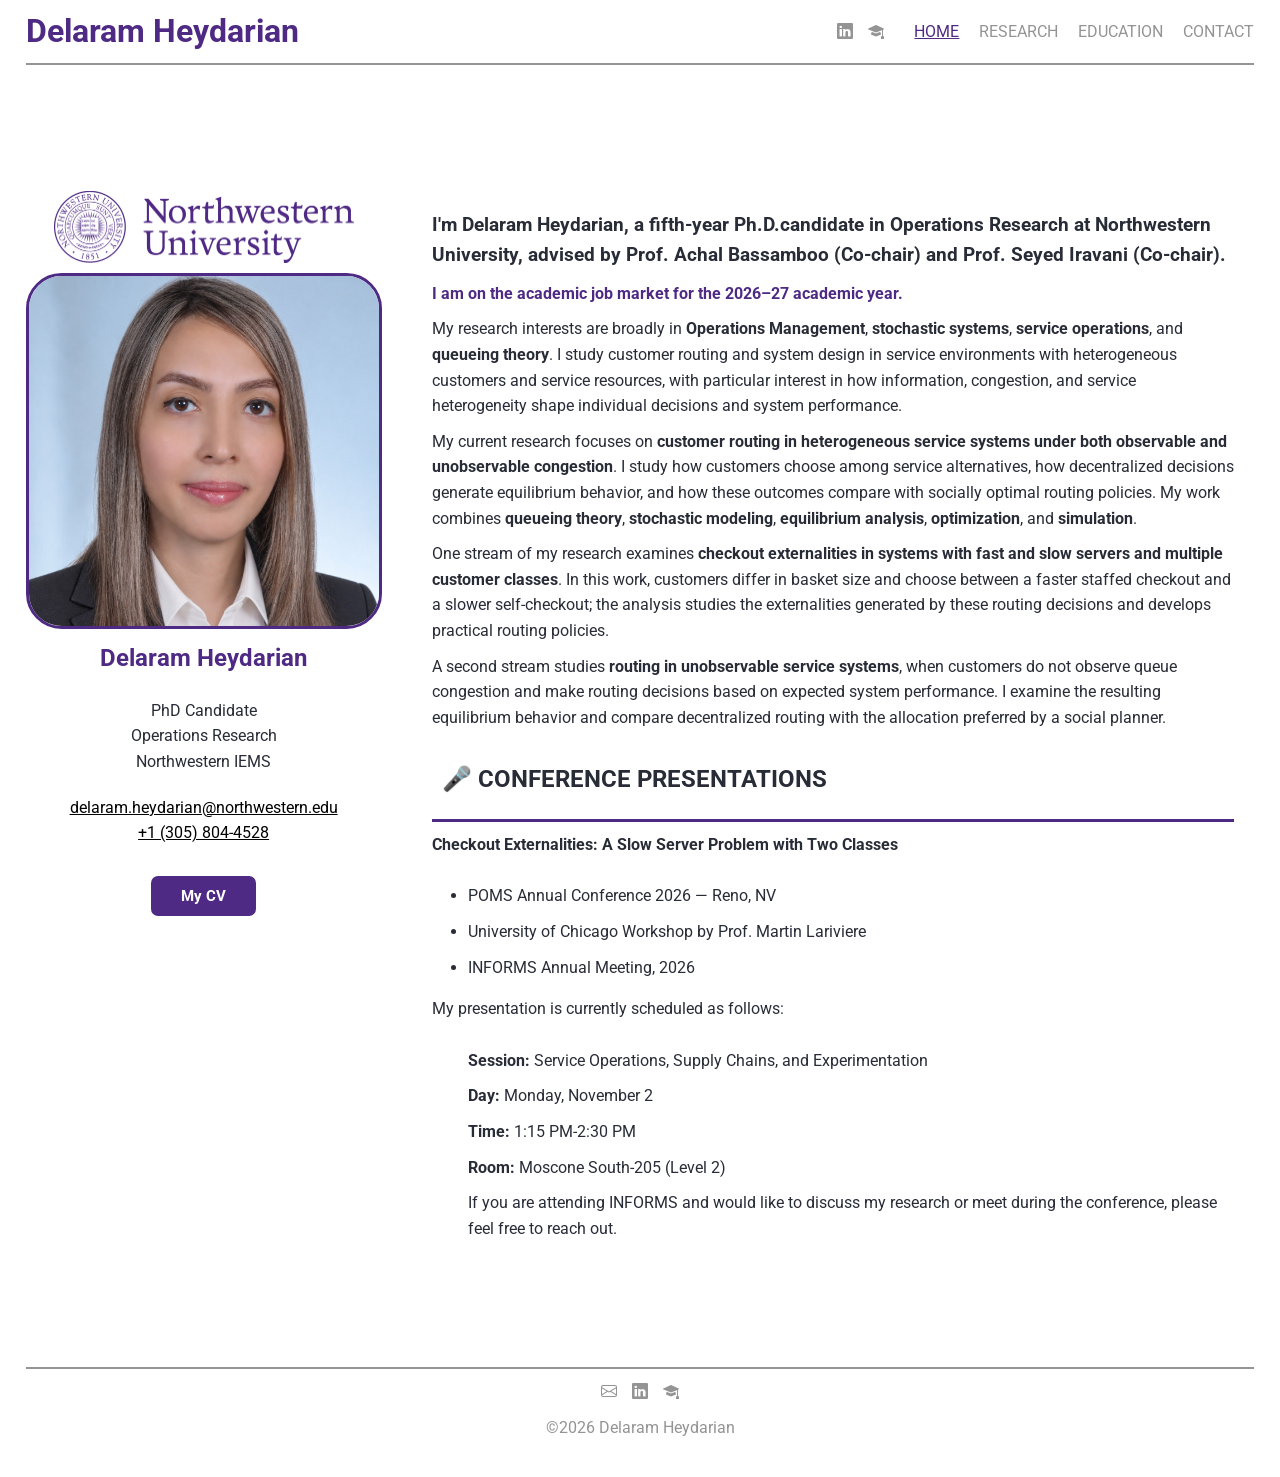
<file: index.html>
<!DOCTYPE html>
<html lang="en">

<head>
    <meta charset="UTF-8" />
    <meta name="viewport" content="width=device-width, initial-scale=1.0" />
    <title>Delaram Heydarian | Operations Research | Northwestern University</title>
    <link rel="stylesheet" href="https://cdn.jsdelivr.net/npm/bootstrap-icons@1.11.3/font/bootstrap-icons.css" />
    <link rel="stylesheet" href="./styles/styles.css" />
    <link rel="stylesheet" href="./styles/home.css" />
    <meta name="author" content="Delaram Heydarian" />
    <meta name="description"
        content="Official website of Delaram Heydarian, a Ph.D. candidate in Operations Research at Northwestern University." />
    <script type="application/ld+json">
        {
            "@context": "https://schema.org",
            "@type": "Person",
            "name": "Delaram Heydarian",
            "jobTitle": "Ph.D. Candidate",
            "description": "Ph.D. candidate in Operations Research at Northwestern University.",
            "sameAs": [
                "https://www.linkedin.com/in/delaram-heydarian-133184439/",
                "https://scholar.google.com/citations?user=qwn96hAAAAAJ&hl=en"
            ]
        }
    </script>
</head>

<body>
    <!-- HEADER-->
    <header>
        <a href="./index.html">
            <h1 class="logo">Delaram Heydarian</h1>
        </a>
        <!-- NAVBAR -->
        <nav>
            <!-- LINKS LIST -->
            <ul class="nav_links">
                <li>
                    <a href="https://www.linkedin.com/in/delaram-heydarian-133184439/" class="nav_link"
                        target="_blank"><i class="bi bi-linkedin"></i></a>
                </li>
                <li>
                    <a href="https://scholar.google.com/citations?user=qwn96hAAAAAJ&hl=en" class="nav_link"
                        target="_blank"><i class="bi bi-mortarboard-fill"></i></a>
                </li>
            </ul>
            <input type="checkbox" id="menu_toggle" />
            <label for="menu_toggle" class="menu_icon">&#9776;</label>
            <!-- PAGES LIST -->
            <ul class="nav_pages">
                <li>
                    <a href="./index.html" class="nav_page active">HOME</a>
                </li>
                <li>
                    <a href="./research.html" class="nav_page">RESEARCH</a>
                </li>
                <li><a href="./about.html" class="nav_link">EDUCATION</a></li>
                <li><a href="./contact.html" class="nav_page">CONTACT</a></li>
            </ul>
        </nav>
        <!-- NAVBAR END -->
    </header>
    <!-- HEADER END -->
    <!-- MAIN -->
    <main>
        <section class="intro">
            <div class="intro_profile_sec">
                <img class="uni_logo" src="./assets/northwestern-logo.png" alt="university logo">
                <img class="profile_img" src="./assets/profile_img.jpg" alt="Profile Picture" />
                <h2 style="color: #4E2A84;">Delaram Heydarian</h2>
                <p style="text-align: center;">PhD Candidate</br>
                    Operations Research</br>
                    Northwestern IEMS</p>
                <div class="contact_info_item" style="text-align: center;">
                    <a href="mailto:delaram.heydarian@northwestern.edu"
                        target="_blank">delaram.heydarian@northwestern.edu</a>
                    </br>
                    <a href="tel:+13058044528">+1 (305) 804-4528</a>
                </div>
                <div class="btn_section">
                    <a href="./assets/Delaram_Heydarian_CV.pdf" target="_blank" rel="noopener noreferrer"><button
                            class="btn_shape btn_primary"><b>My CV</b></button></a>
                </div>
            </div>
            <div class="intro_text">
                <h3 class="my_heading">I'm <b>Delaram Heydarian</b>, a fifth-year Ph.D.candidate in <b>Operations
                        Research</b> at <b>Northwestern University</b>, advised by <b>Prof. Achal Bassamboo
                        (Co-chair)</b> and
                    <b>Prof. Seyed Iravani (Co-chair)</b>.
                </h3>
                <h4 id="my_job_title"><b>I am on the academic job market for the 2026–27 academic year.</b></h4>
                <p>
                    My research interests are broadly in <b>Operations Management</b>, <b>stochastic systems</b>,
                    <b>service operations</b>, and <b>queueing theory</b>. I study customer routing and system design in
                    service environments with heterogeneous customers and service resources, with particular interest in
                    how information,
                    congestion, and service heterogeneity shape individual decisions and system performance.
                </p>
                <p>
                    My current research focuses on <b>customer routing in heterogeneous service systems under both
                        observable and unobservable congestion</b>. I study how customers choose among service
                    alternatives, how
                    decentralized decisions generate equilibrium behavior, and how these outcomes compare with socially
                    optimal routing policies. My work combines <b>queueing theory</b>, <b>stochastic modeling</b>,
                    <b>equilibrium analysis</b>, <b>optimization</b>, and <b>simulation</b>.
                </p>
                <p>
                    One stream of my research examines <b>checkout externalities in systems with fast and slow servers
                        and
                        multiple customer classes</b>. In this work, customers differ in basket size and choose between
                    a faster
                    staffed checkout and a slower self-checkout; the analysis studies the externalities generated by
                    these routing decisions and develops practical routing policies.
                </p>
                <p>
                    A second stream studies <b>routing in unobservable service systems</b>, when customers do not
                    observe queue
                    congestion and make routing decisions based on expected system performance. I examine the resulting
                    equilibrium behavior and compare decentralized routing with the allocation preferred by a social
                    planner.
                </p>
                <h2 id="title_text">🎤 CONFERENCE PRESENTATIONS</h2>
                <p><b>Checkout Externalities: A Slow Server Problem with Two Classes</b></p>
                <ul class="li_content">
                    <li>POMS Annual Conference 2026 — Reno, NV</li>
                    <li>University of Chicago Workshop by Prof. Martin Lariviere</li>
                    <li>INFORMS Annual Meeting, 2026</li>
                </ul>
                <p>My presentation is currently scheduled as follows:</p>
                <div class="li_content">
                    <span><b>Session:</b> Service Operations, Supply Chains, and Experimentation</span>
                    <span><b>Day:</b> Monday, November 2</span>
                    <span><b>Time:</b> 1:15 PM-2:30 PM</span>
                    <span><b>Room:</b> Moscone South-205 (Level 2)</span>
                    If you are attending INFORMS and would like to discuss my research or meet during the conference,
                    please feel free to reach out.

                </div>
        </section>
    </main>
    <!-- MAIN END-->
    <footer>
        <ul class="footer_links">
            <li>
                <a href="./contact.html" class="footer_link"><i class="bi bi-envelope"></i></a>
            </li>
            <li>
                <a href="https://www.linkedin.com/in/delaram-heydarian-133184439/" class="footer_link" target="_blank">
                    <i class="bi bi-linkedin"></i></a>
            </li>
            <li>
                <a href="https://scholar.google.com/citations?user=qwn96hAAAAAJ&hl=en" class="footer_link"
                    target="_blank"><i class="bi bi-mortarboard-fill"></i></a>
            </li>
        </ul>
        <section class="footer_text">
            <p>&copy;2026 Delaram Heydarian</p>
        </section>
    </footer>
</body>

</html>
</file>
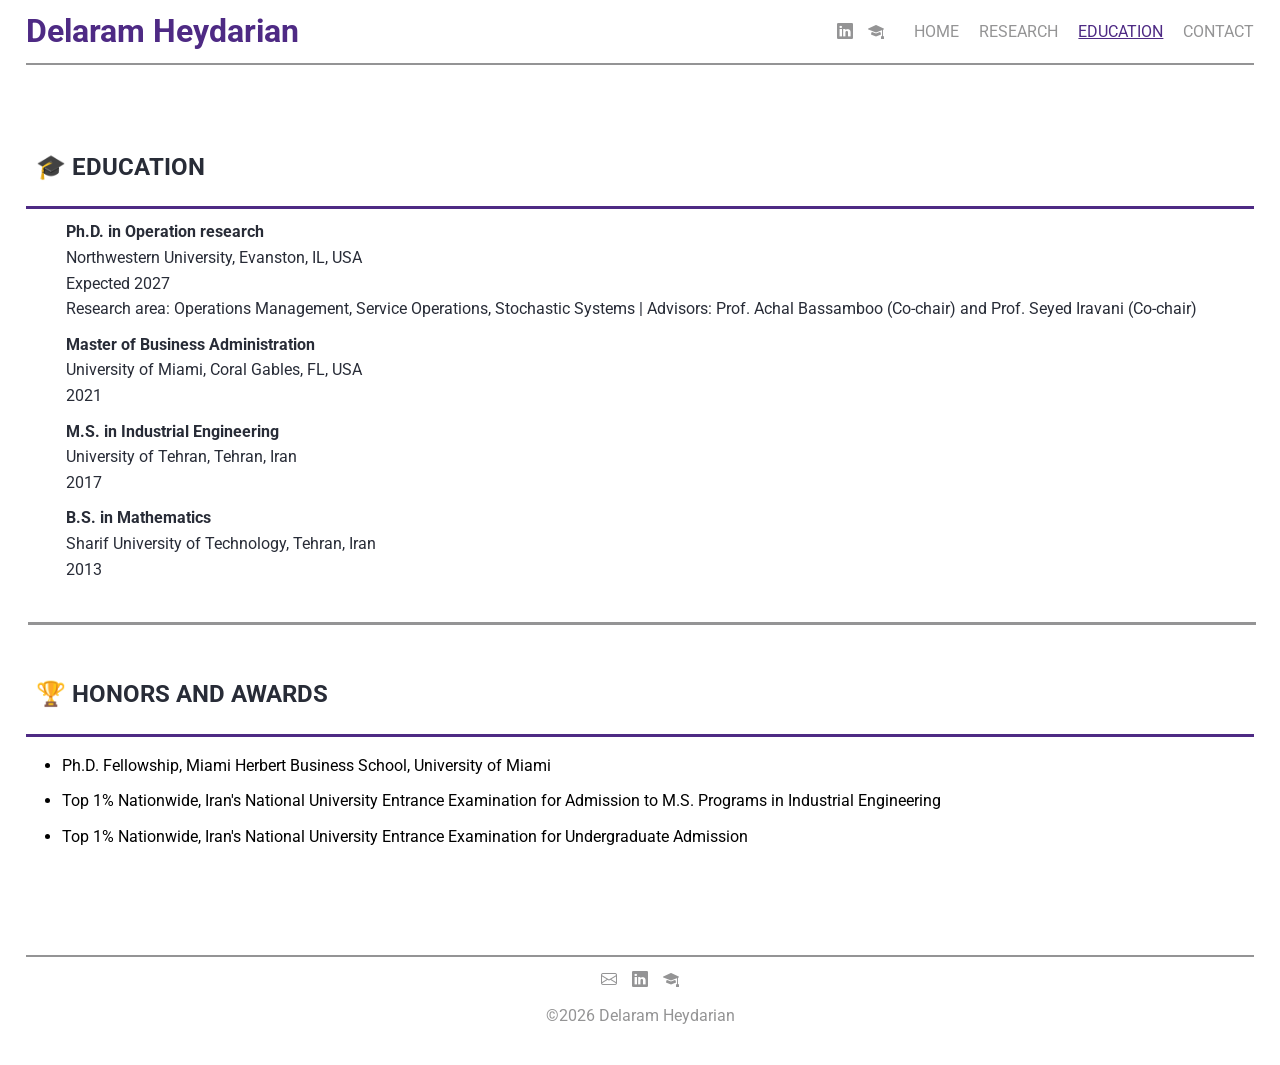
<file: about.html>
<!DOCTYPE html>
<html lang="en">

<head>
  <meta charset="UTF-8" />
  <meta name="viewport" content="width=device-width, initial-scale=1.0" />
  <title>Delaram Heydarian | Operations Research | Northwestern University</title>
  <link rel="stylesheet" href="https://cdn.jsdelivr.net/npm/bootstrap-icons@1.11.3/font/bootstrap-icons.css" />
  <link rel="stylesheet" href="./styles/styles.css" />
  <link rel="stylesheet" href="./styles/about.css" />
  <meta name="author" content="Delaram Heydarian" />
  <meta name="description"
    content="Learn about Delaram Heydarian, a Ph.D. candidate in Operations Research at Northwestern University." />
</head>

<body>
  <!-- HEADER-->
  <header>
    <a href="./index.html">
      <h1 class="logo">Delaram Heydarian</h1>
    </a>
    <!-- NAVBAR -->
    <nav>
      <!-- LINKS LIST -->
      <ul class="nav_links">
        <li>
          <a href="https://www.linkedin.com/in/delaram-heydarian-133184439/" class="nav_link" target="_blank"><i
              class="bi bi-linkedin"></i></a>
        </li>
        <li>
          <a href="https://scholar.google.com/citations?user=qwn96hAAAAAJ&hl=en" class="nav_link" target="_blank"><i
              class="bi bi-mortarboard-fill"></i></a>
        </li>
      </ul>
      <input type="checkbox" id="menu_toggle" />
      <label for="menu_toggle" class="menu_icon">&#9776;</label>
      <!-- PAGES LIST -->
      <ul class="nav_pages">
        <li>
          <a href="./index.html" class="nav_page">HOME</a>
        </li>
        <li>
          <a href="./research.html" class="nav_page">RESEARCH</a>
        </li>
        <li>
          <a href="./about.html" class="nav_link active">EDUCATION</a>
        </li>
        <li><a href="./contact.html" class="nav_page">CONTACT</a></li>
      </ul>
    </nav>
    <!-- NAVBAR END -->
  </header>
  <!-- HEADER END -->
  <!-- MAIN -->
  <main>
    <div class="about_main">
      <section>
        <h1 id="title_text">🎓 EDUCATION</h1>
        <p class="item_list"><b>Ph.D. in Operation research</b>
          </br>Northwestern University, Evanston, IL, USA
          </br>Expected 2027
          </br>Research area: Operations Management, Service Operations, Stochastic Systems | Advisors:
          Prof. Achal Bassamboo (Co-chair) and Prof. Seyed Iravani (Co-chair)
        </p>
        <p class="item_list"><b>Master of Business Administration</b>
          </br>University of Miami, Coral Gables, FL, USA
          </br>2021
        </p>
        <p class="item_list"><b>M.S. in Industrial Engineering</b>
          </br>University of Tehran, Tehran, Iran
          </br>2017
        </p>
        <p class="item_list"><b>B.S. in Mathematics</b>
          </br>Sharif University of Technology, Tehran, Iran
          </br>2013
        </p>
    </div>
    </section>
    <div class="line"></div>
    <section>
      <h1 id="title_text">🏆 HONORS AND AWARDS</h1>
      <ul class="awards_content">
        <li> Ph.D. Fellowship, Miami Herbert Business School, University of Miami</li>
        <li>Top 1% Nationwide, Iran's National University Entrance Examination for Admission to M.S. Programs in
          Industrial Engineering</li>
        <li> Top 1% Nationwide, Iran's National University Entrance Examination for Undergraduate Admission</li>
      </ul>
      </div>
    </section>
  </main>
  <!-- MAIN END-->
  <footer>
    <ul class="footer_links">
      <li>
        <a href="./contact.html" class="footer_link"><i class="bi bi-envelope"></i></a>
      </li>
      <li>
        <a href="https://www.linkedin.com/in/delaram-heydarian-133184439/" class="footer_link" target="_blank">
          <i class="bi bi-linkedin"></i></a>
      </li>
      <li>
        <a href="https://scholar.google.com/citations?user=qwn96hAAAAAJ&hl=en" class="footer_link" target="_blank"><i
            class="bi bi-mortarboard-fill"></i></a>
      </li>
    </ul>
    <section class="footer_text">
      <p>&copy;2026 Delaram Heydarian</p>
    </section>
  </footer>
</body>

</html>
</file>
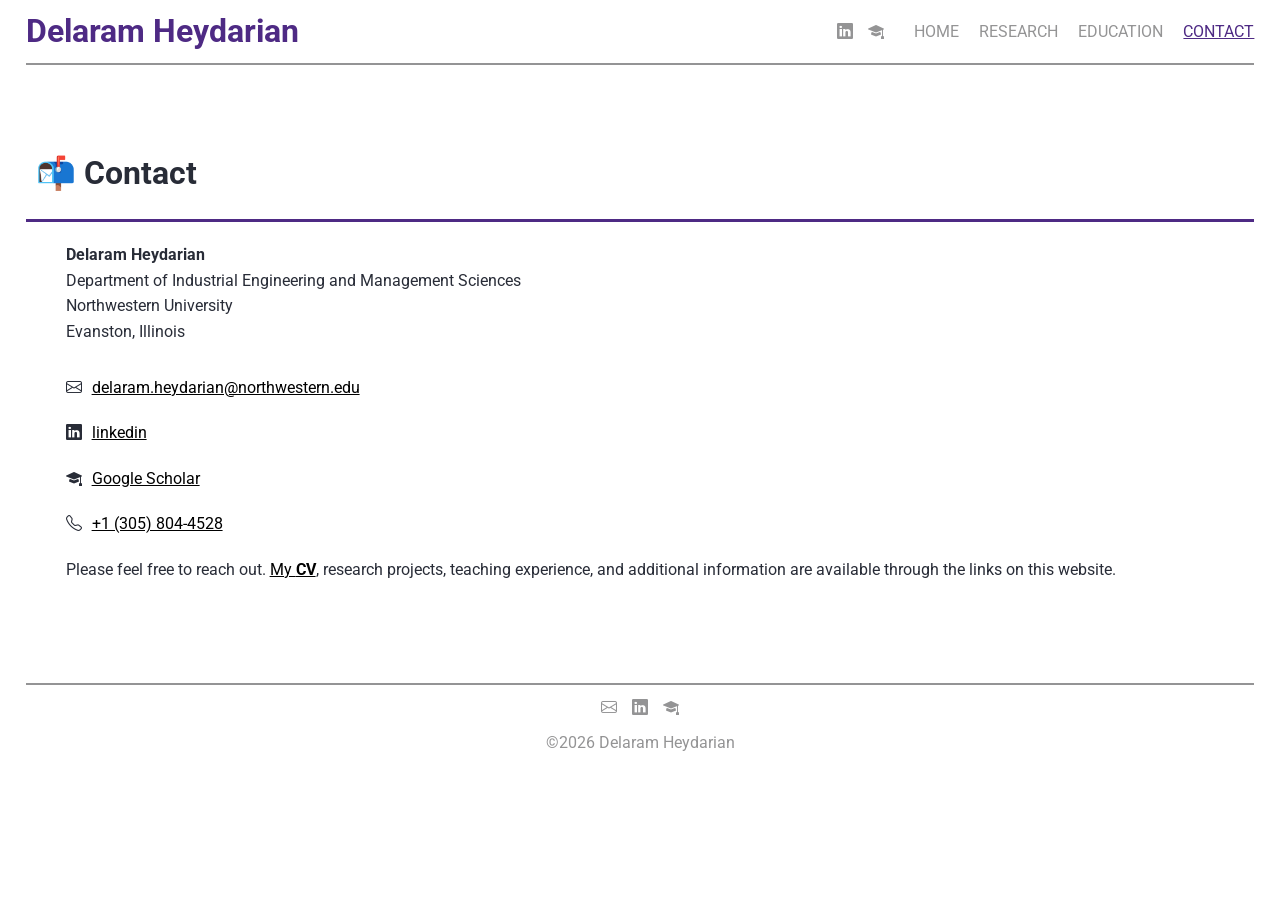
<file: contact.html>
<!DOCTYPE html>
<html lang="en">

<head>
  <meta charset="UTF-8" />
  <meta name="viewport" content="width=device-width, initial-scale=1.0" />
  <title>Delaram Heydarian | Operations Research | Northwestern University</title>
  <link rel="stylesheet" href="https://cdn.jsdelivr.net/npm/bootstrap-icons@1.11.3/font/bootstrap-icons.css" />
  <link rel="stylesheet" href="./styles/styles.css" />
  <link rel="stylesheet" href="./styles/contact.css" />
  <meta name="author" content="Delaram Heydarian" />
  <meta name="description" content="Contact information for Delaram Heydarian, a Ph.D. candidate in Operations Research at Northwestern University." />
</head>

<body>
  <!-- HEADER-->
  <header>
    <a href="./index.html">
      <h1 class="logo">Delaram Heydarian</h1>
    </a>
    <!-- NAVBAR -->
    <nav>
      <!-- LINKS LIST -->
      <ul class="nav_links">
        <li>
          <a href="https://www.linkedin.com/in/delaram-heydarian-133184439/" class="nav_link" target="_blank"><i
              class="bi bi-linkedin"></i></a>
        </li>
        <li>
          <a href="https://scholar.google.com/citations?user=qwn96hAAAAAJ&hl=en" class="nav_link" target="_blank"><i
              class="bi bi-mortarboard-fill"></i></a>
        </li>
      </ul>
      <input type="checkbox" id="menu_toggle" />
      <label for="menu_toggle" class="menu_icon">&#9776;</label>
      <!-- PAGES LIST -->
      <ul class="nav_pages">
        <li>
          <a href="./index.html" class="nav_page">HOME</a>
        </li>
        <li>
          <a href="./research.html" class="nav_page">RESEARCH</a>
        </li>
        <li><a href="./about.html" class="nav_link">EDUCATION</a></li>
        <li>
          <a href="./contact.html" class="nav_page active">CONTACT</a>
        </li>
      </ul>
    </nav>
    <!-- NAVBAR END -->
  </header>
  <!-- HEADER END -->
  <!-- MAIN -->
  <main>
    <div class="contact_main">
      <h1 id="title_text">📬 Contact</h1>
      <section class="contact_info_item">
        <p><b>Delaram Heydarian</b></br>Department of Industrial Engineering and Management
          Sciences</br>Northwestern University</br>Evanston, Illinois</p>
      </section>
      <!-- email -->
      <section class="contact_info_item">
        <i class="bi bi-envelope"></i>
        <a href="mailto:delaram.heydarian@northwestern.edu" target="_blank">delaram.heydarian@northwestern.edu</a>
      </section>
      <!--linkedin-->
      <section class="contact_info_item">
        <i class="bi bi-linkedin"></i>
        <a href="https://www.linkedin.com/in/delaram-heydarian-133184439/" target="_blank">linkedin</a>
      </section>
      <!--google scholar-->
      <section class="contact_info_item">
        <i class="bi bi-mortarboard-fill"></i>
        <a href="https://scholar.google.com/citations?user=qwn96hAAAAAJ&hl=en" target="_blank">Google Scholar</a>
      </section>
      <!-- phone -->
      <section class="contact_info_item">
        <i class="bi bi-telephone"></i>
        <a href="tel:+13058044528">+1 (305) 804-4528</a>
      </section>
      <section class="contact_info_item">
        <p>Please feel free to reach out. <span class="contact_inline_info_item"><a
              href="./assets/Delaram_Heydarian_CV.pdf" target="_blank" rel="noopener noreferrer">My
              <b>CV</b></a></span>,
          research projects, teaching experience, and additional information are
          available through the links on this website.</p>
      </section>
    </div>
    </div>
  </main>
  <footer>
    <ul class="footer_links">
      <li>
        <a href="./contact.html" class="footer_link"><i class="bi bi-envelope"></i></a>
      </li>
      <li>
        <a href="https://www.linkedin.com/in/delaram-heydarian-133184439/" class="footer_link" target="_blank">
          <i class="bi bi-linkedin"></i></a>
      </li>
      <li>
        <a href="https://scholar.google.com/citations?user=qwn96hAAAAAJ&hl=en" class="footer_link" target="_blank"><i
            class="bi bi-mortarboard-fill"></i></a>
      </li>
    </ul>
    <section class="footer_text">
      <p>&copy;2026 Delaram Heydarian</p>
    </section>
  </footer>
</body>

</html>
</file>
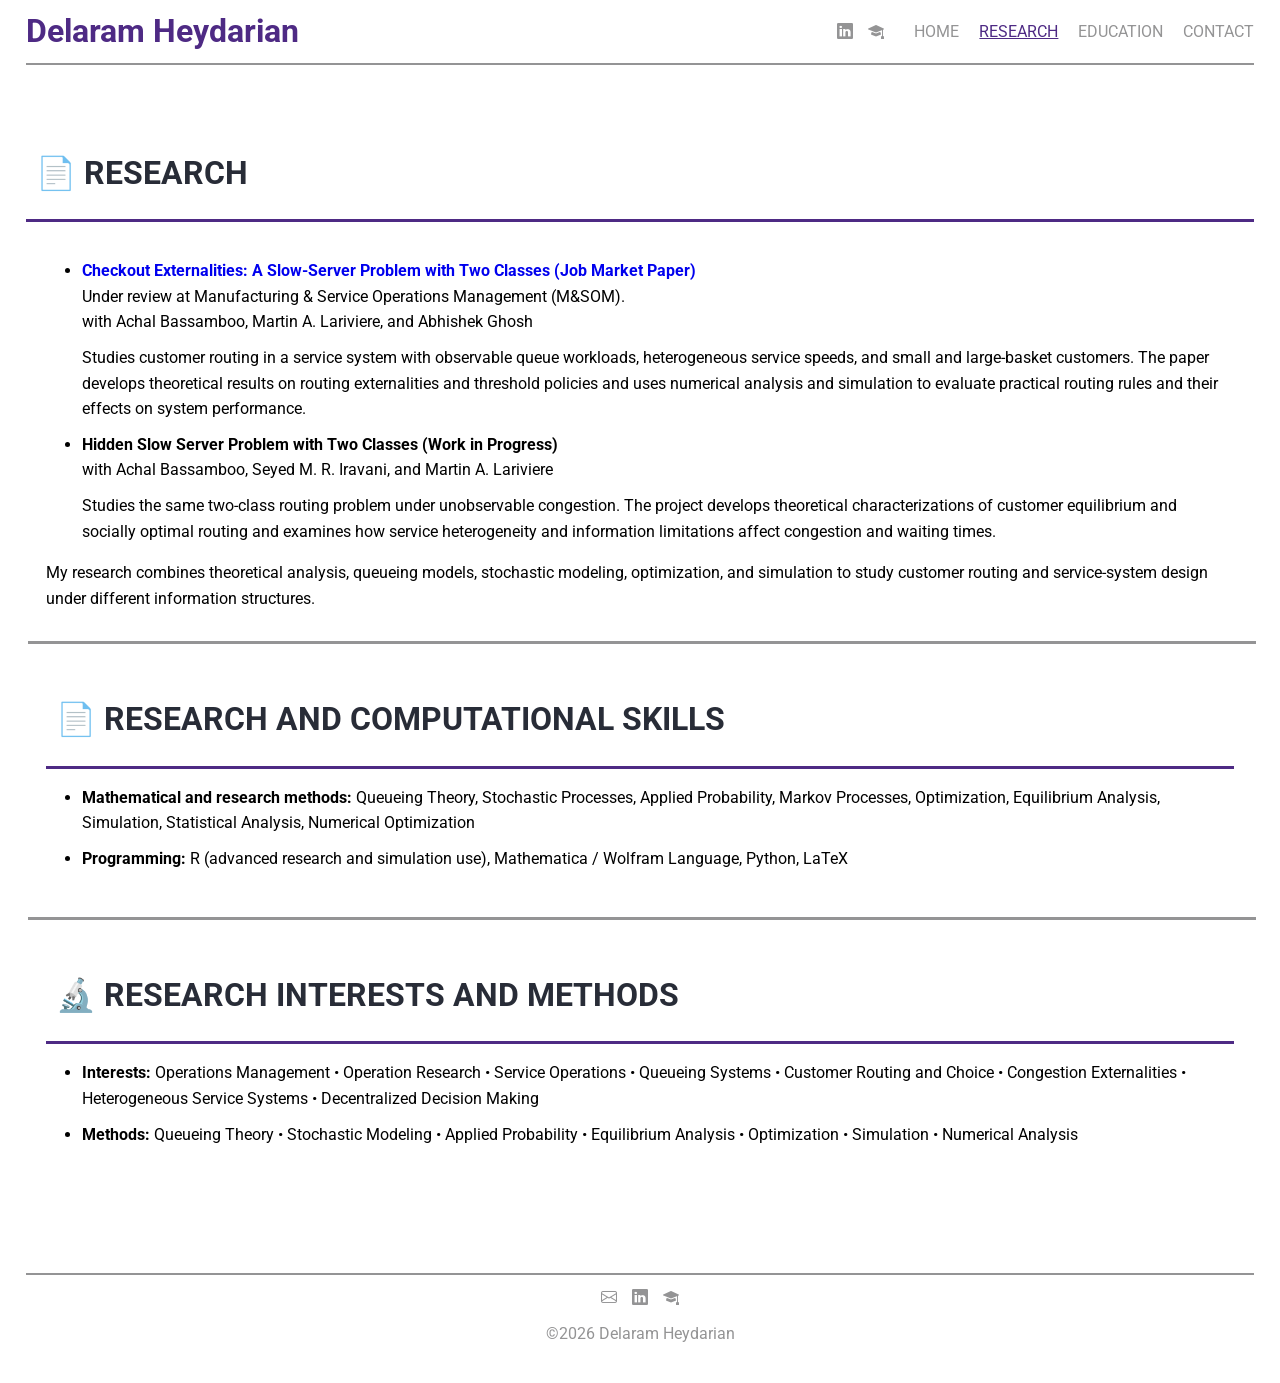
<file: research.html>
<!DOCTYPE html>
<html lang="en">

<head>
  <meta charset="UTF-8" />
  <meta name="viewport" content="width=device-width, initial-scale=1.0" />
  <title>Delaram Heydarian | Operations Research | Northwestern University</title>
  <link rel="stylesheet" href="https://cdn.jsdelivr.net/npm/bootstrap-icons@1.11.3/font/bootstrap-icons.css" />
  <link rel="stylesheet" href="./styles/styles.css" />
  <link rel="stylesheet" href="./styles/research.css" />
  <meta name="author" content="Delaram Heydarian" />
  <meta name="description"
    content="Research by Delaram Heydarian in operations management, information systems, and related areas." />
</head>

<body>
  <!-- HEADER-->
  <header>
    <a href="./index.html">
      <h1 class="logo">Delaram Heydarian</h1>
    </a>
    <!-- NAVBAR -->
    <nav>
      <!-- LINKS LIST -->
      <ul class="nav_links">
        <li>
          <a href="https://www.linkedin.com/in/delaram-heydarian-133184439/" class="nav_link" target="_blank"><i
              class="bi bi-linkedin"></i></a>
        </li>
        <li>
          <a href="https://scholar.google.com/citations?user=qwn96hAAAAAJ&hl=en" class="nav_link" target="_blank"><i
              class="bi bi-mortarboard-fill"></i></a>
        </li>
      </ul>
      <input type="checkbox" id="menu_toggle" />
      <label for="menu_toggle" class="menu_icon">&#9776;</label>
      <!-- PAGES LIST -->
      <ul class="nav_pages">
        <li>
          <a href="./index.html" class="nav_page">HOME</a>
        </li>
        <li>
          <a href="./research.html" class="nav_page active">RESEARCH</a>
        </li>
        <li><a href="./about.html" class="nav_link">EDUCATION</a></li>
        <li><a href="./contact.html" class="nav_page">CONTACT</a></li>
      </ul>
    </nav>
    <!-- NAVBAR END -->
  </header>
  <!-- HEADER END -->
  <!-- MAIN -->
  <main>
    <h1 id="title_text">📄 RESEARCH</h1>
    <div class="projects">
      <ul class="project_content">
        <li>
          <a href="https://papers.ssrn.com/sol3/papers.cfm?abstract_id=7367201" target="_blank"><b>Checkout
              Externalities: A Slow-Server Problem with Two Classes (Job Market Paper)</b></a>
          </br>
          Under review at Manufacturing & Service Operations Management (M&SOM).
          </br>
          with Achal Bassamboo, Martin A. Lariviere, and Abhishek Ghosh
        </li>
        <span>Studies customer routing in a service system with observable queue workloads, heterogeneous service speeds,
          and small and large-basket customers. The paper develops theoretical results on routing externalities and
          threshold policies and uses numerical analysis and simulation to evaluate practical routing rules and their
          effects on system performance.</span>
        <li>
          <b>Hidden Slow Server Problem with Two Classes (Work in Progress)</b>
          </br>
          with Achal Bassamboo, Seyed M. R. Iravani, and Martin A. Lariviere
        </li>
        <span>Studies the same two-class routing problem under unobservable congestion. The project develops theoretical
          characterizations of customer equilibrium and socially optimal routing and examines how service heterogeneity
          and information limitations affect congestion and waiting times.</span>
      </ul>
      <span>My research combines theoretical analysis, queueing models, stochastic modeling, optimization, and simulation
        to study customer routing and service-system design under different information structures.</span>
    </div>
    <div class="line"></div>
    <div class="projects">
      <h1 id="title_text">📄 RESEARCH AND COMPUTATIONAL SKILLS</h1>
      <ul class="project_content">
        <li><b>Mathematical and research methods:</b> Queueing Theory, Stochastic Processes, Applied Probability, Markov
          Processes,
          Optimization, Equilibrium Analysis, Simulation, Statistical Analysis, Numerical Optimization</li>
        <li><b>Programming:</b> R (advanced research and simulation use), Mathematica / Wolfram Language, Python, LaTeX
        </li>
      </ul>
    </div>
    <div class="line"></div>
    <div class="projects">
      <h1 id="title_text">🔬 RESEARCH INTERESTS AND METHODS</h1>
      <ul class="project_content">
        <li><b>Interests:</b> Operations Management • Operation Research • Service Operations • Queueing Systems •
          Customer Routing and
          Choice • Congestion Externalities • Heterogeneous Service Systems • Decentralized Decision Making</li>
        <li><b>Methods:</b> Queueing Theory • Stochastic Modeling • Applied Probability • Equilibrium Analysis •
          Optimization • Simulation •
          Numerical Analysis</li>
      </ul>
    </div>
  </main>
  <!-- MAIN END-->
  <footer>
    <ul class="footer_links">
      <li>
        <a href="./contact.html" class="footer_link"><i class="bi bi-envelope"></i></a>
      </li>
      <li>
        <a href="https://www.linkedin.com/in/delaram-heydarian-133184439/" class="footer_link" target="_blank">
          <i class="bi bi-linkedin"></i></a>
      </li>
      <li>
        <a href="https://scholar.google.com/citations?user=qwn96hAAAAAJ&hl=en" class="footer_link" target="_blank"><i
            class="bi bi-mortarboard-fill"></i></a>
      </li>
    </ul>
    <section class="footer_text">
      <p>&copy;2026 Delaram Heydarian</p>
    </section>
  </footer>
</body>

</html>
</file>
<file: styles/styles.css>
@import url("https://fonts.googleapis.com/css2?family=Open+Sans:ital,wght@0,300..800;1,300..800&family=Roboto:ital,wght@0,100..900;1,100..900&display=swap");

:root {
  --background: #fff;
  --primary-color: #4E2A84;
  --text-color: #282c37;
  --border-color: #4E2A84;
  --accent-color: #8c46f5;
  --deactivate-color: #949495;
  --activate-color: var(--primary-color);
  --card-background: var(--border-color);
  --card-hover-background: #8c46f5;
}

* {
  margin: 0;
  padding: 0;
  font-family: "Roboto", sans-serif;
  font-optical-sizing: auto;
  font-variation-settings: "wdth" 100;
  line-height: 1.6;
}
body {
  padding: 0 2vw;
  background-color: var(--background);
}
header{
  background-color: var(--background);
  z-index: 9999999;
}
main {
  padding: 7vh 0;
}

/* TEXT STYLING */
a {
  text-decoration: none;
}
h2,h3,h4,p{
  margin-bottom: 10px;
}

#title_text {
  padding: 20px 10px;
  color: var(--text-color);
  border-bottom: 3px solid var(--border-color);
}

.line{
  width: 100%;
  border-bottom: 3px solid var(--deactivate-color);
  margin: 30px 2px;
}

.active {
  color: var(--activate-color) !important;
  text-decoration: underline !important;
}
#bold_text {
  font-weight: bolder;
}
.primary_color {
  color: var(--primary-color);
}
/* TEXT STYLING END */

/* Items Style */
.contact_info_item a {
  color: #000;
  cursor: pointer;
  text-decoration: underline;
}

.contact_info_item a:hover {
  color: var(--accent-color);
}
/* Items Style END */

/* BUTTON STYLING */
.btn_shape {
  height: 40px;
  padding: 0 30px;
  border-radius: 7px;
  font-size: 15px;
  border: none;
  margin-top: 20px;
}

.btn_primary {
  background-color: var(--primary-color);
  color: var(--background);
}
.btn_primary:hover {
  background-color: var(--accent-color);
  color: var(--text-color);
  cursor: pointer;
  font-weight: 700;
}
.btn_section {
  display: flex;
  gap: 20px;
}
/* BUTTON STYLING END */

/* FOOTER STYLING */
footer {
  width: 100%;
  display: flex;
  flex-direction: column;
  flex-wrap: wrap;
  align-items: center;
  margin: 3vh 0;
  border-top: 2px solid var(--deactivate-color);
}
.footer_text {
  color: var(--deactivate-color);
  height: 100%;
}
.footer_links {
  display: flex;
  gap: 15px;
  list-style: none;
  padding: 10px;
}
.footer_link {
  text-decoration: none;
  color: var(--deactivate-color);
}
.footer_link:hover {
  color: var(--accent-color);
}
/* FOOTER STYLING END */

/* NAVBAR STYLING */
header {
  height: 7vh;
  display: flex;
  align-items: center;
  justify-content: space-between;
  border-bottom: 2px var(--deactivate-color) solid;
  position: sticky;
  top: 0;
}

nav {
  display: flex;
  align-items: center;
  justify-content: flex-end;
  height: 100%;
  gap: 10px;
}

.nav_links {
  display: flex;
  gap: 15px;
  list-style: none;
  margin: auto 0px;
  padding-right: 20px;
}
.nav_link {
  text-decoration: none;
  color: var(--deactivate-color);
}
.nav_link:hover {
  color: var(--accent-color);
  font-weight: 700;
}

.nav_pages {
  display: flex;
  justify-self: flex-end;
  align-self: flex-end;
  gap: 20px;
  list-style: none;
  margin: auto 0px;
}
.nav_page {
  text-decoration: none;
  color: var(--deactivate-color);
}
.nav_page:hover {
  color: var(--accent-color);
  font-weight: 700;
}

.logo {
  color: var(--primary-color);
}

#menu_toggle {
  display: none;
}
.menu_icon {
  font-size: 30px;
  color: var(--deactivate-color);
  display: none;
}

@media (max-width: 780px) {
  .nav_links {
    display: none;
  }
  .menu_icon {
    display: block;
  }
  .nav_pages {
    position: absolute;
    top: 7vh;
    left: 0;
    right: 0;
    width: 100%;
    flex-direction: column;
    align-items: center;
    display: none;
    background-color: var(--background);
    border-radius: 0px 0px 10px 10px;
    border: 2px solid var(--deactivate-color);
  }
  .nav_pages li {
    margin: 15px 0;
  }
  .nav_page {
    color: var(--deactivate-color);
  }
  /* when checkbox is checked, show menu */
  #menu_toggle:checked + .menu_icon + .nav_pages {
    display: flex;
  }
}
/* NAVBAR STYLING END*/
</file>
<file: styles/home.css>
.intro {
  display: flex;
  align-items: start;
  justify-content: space-around;
  width: 100%;
  height: 100%;
  gap: 30px;
  margin-top: 7vh;
}

.intro_text {
  color: var(--text-color);
  height: 100%;
  display: flex;
  flex-direction: column;
  justify-content: space-around;
  flex-wrap: wrap;
  margin:20px;
}

.intro_profile_sec {
  color: var(--text-color);
  height: 100%;
  display: flex;
  flex-direction: column;
  align-items: center;
  gap: 10px;
  flex-wrap: wrap;
}

.profile_img {
  width: 350px;
  min-width: 350px;
  height: 350px;
  object-fit: cover;
  object-position: top;
  border-radius: 10%;
  border: 3px solid var(--border-color);
}

.uni_logo {
  width: 300px;
  object-fit: cover;
  object-position: top;
}

.li_content {
  padding: 1em;
  display: flex;
  flex-direction: column;
  gap: 10px;
  margin-left: 20px;
}

#my_job_title {
  color: var(--primary-color);
}

@media (max-width: 780px) {
  .intro {
    align-items: start;
    justify-content: space-between;
    flex-direction: column;
    align-items: center;
  }

  .intro_profile_sec {
    width: 100%;
    display: flex;
    flex-direction: column;
    gap: 10px;
    flex-wrap: wrap;
    align-items: center;
  }

  .profile_img {
    min-width: 150px;
    width: 150px;
    height: 150px;
  }

  .uni_logo {
    width: 150px;
  }

}

@media (max-width: 1200px)and (min-width:780px) {
  .profile_img {
    width: 250px;
    min-width: 250px;
    height: 250px;
  }

  .uni_logo {
    width: 250px;
  }
}
</file>
<file: styles/about.css>
.about_main {
  color: var(--text-color);
  height: 100%;
  width: 100%;
  display: flex;
  flex-direction: column;
  justify-content: space-around;
  flex-wrap: wrap;
  gap: 10px;
}

.awards_content {
  padding: 1em;
  display: flex;
  flex-direction: column;
  gap: 10px;
  margin-left: 20px;
}

.item_list {
  margin-left: 40px;
  margin-top: 10px;
}
</file>
<file: styles/contact.css>
.contact_main {
  color: var(--text-color);
  height: 100%;
  width: 100%;
  display: flex;
  flex-direction: column;
  flex-wrap: wrap;
  justify-content: space-around;
  flex-wrap: wrap;
  gap: 20px;
  color: var(--text-color);
}

.contact_info_item {
  display: flex;
  flex-direction: row;
  justify-content: flex-start;
  gap: 10px;
  margin-left: 40px;
}

.contact_inline_info_item a {
  color: #000;
  cursor: pointer;
  text-decoration: underline;
}

.contact_inline_info_item a:hover {
  color: var(--accent-color);
}

@media (max-width: 780px) {
  .contact_main {
    flex-direction: column;
  }
}
</file>
<file: styles/research.css>
/* PROJECT STYLING */
.projects {
  margin:20px;
  display: flex;
  flex-direction: column;
}

.project_content {
  padding: 1em;
  display: flex;
  flex-direction: column;
  gap: 10px;
  margin-left: 20px;
}
.project_description {
  display: flex;
  flex-direction: row;
  justify-content: space-between;
}

@media (max-width: 780px) {
  .projects {
    display: flex;
    flex-direction: column;
  }
  .project_description {
  display: flex;
  flex-direction: column;
  gap:20px;
}
.project {
  margin: 15px;
}
}
/* PROJECT STYLING END */
</file>
